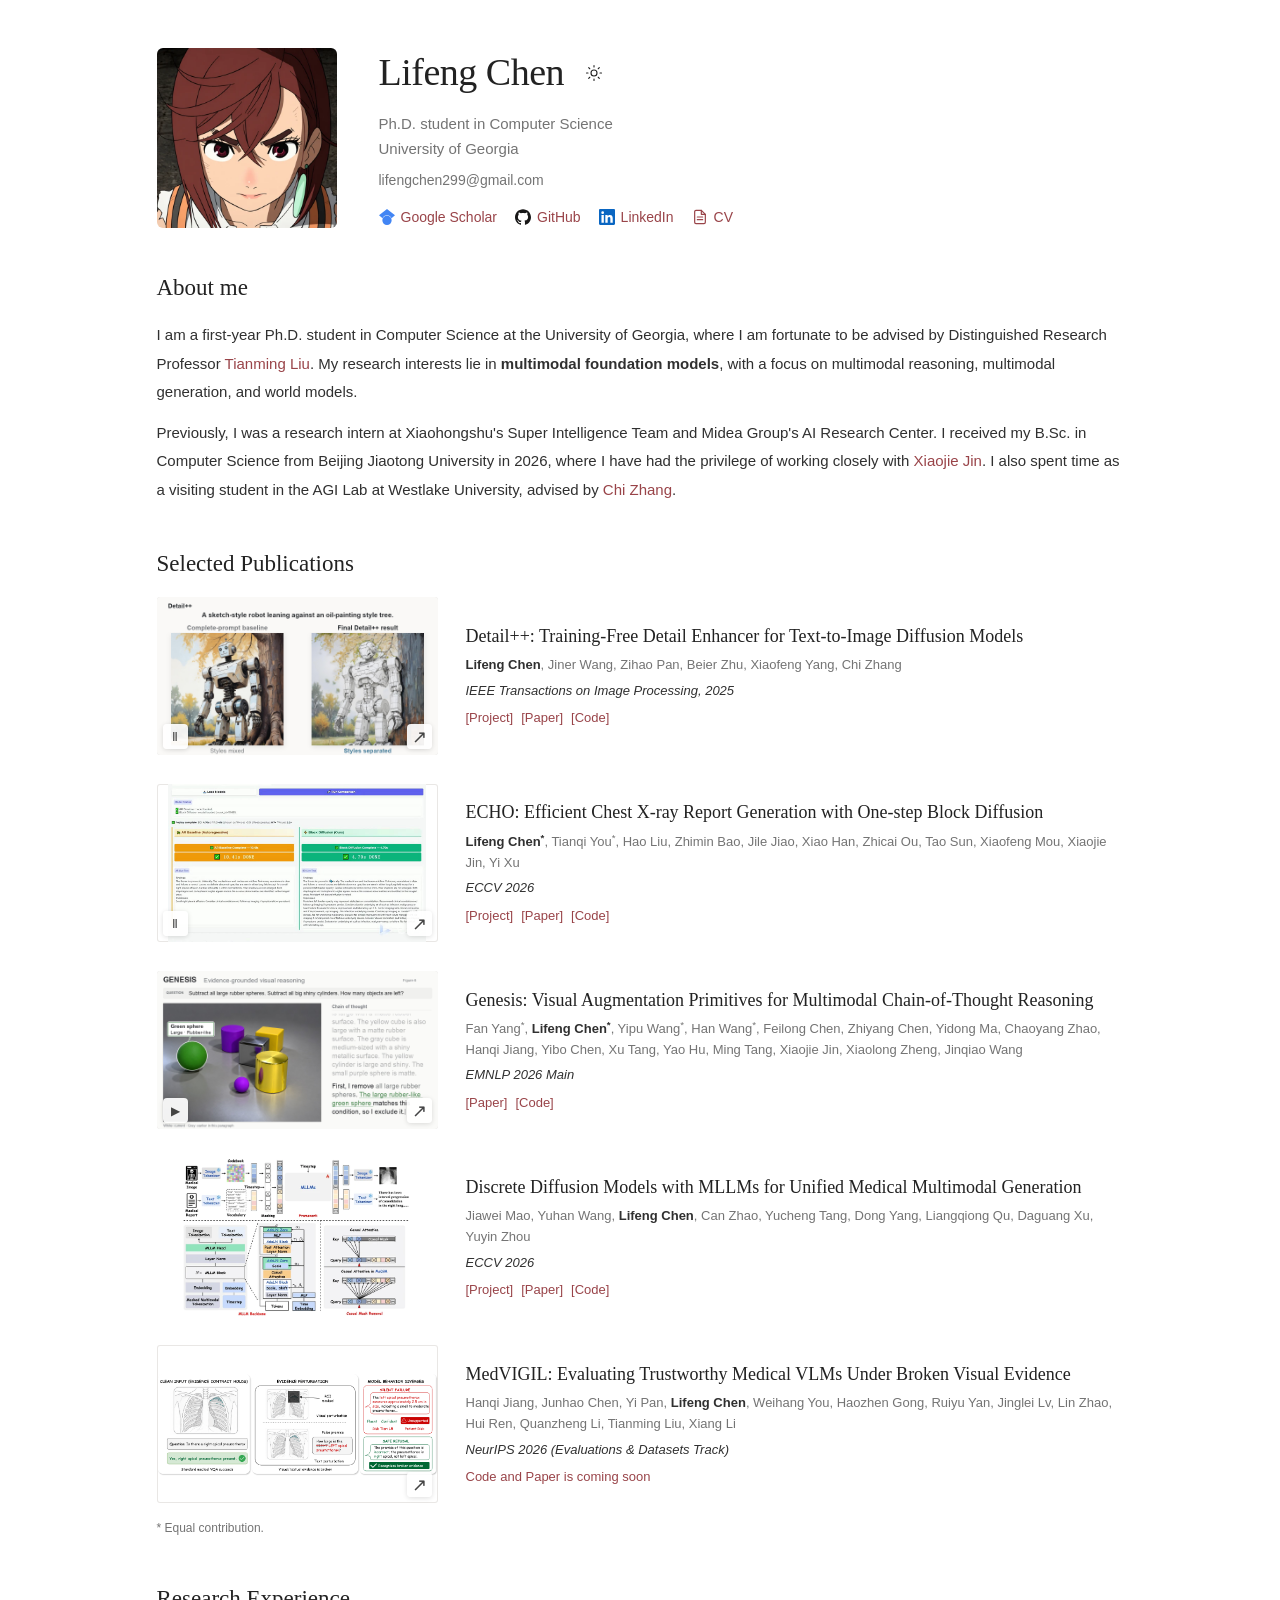
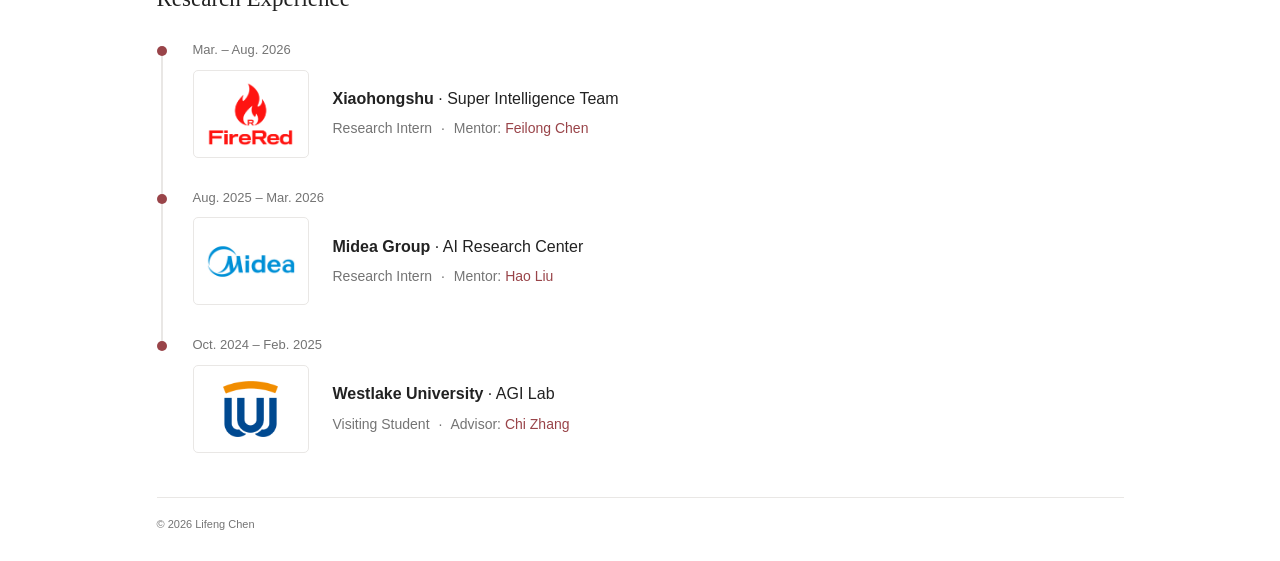
<file: index.html>
<!doctype html>
<html lang="en">
<head>
  <meta charset="utf-8">
  <meta name="viewport" content="width=device-width, initial-scale=1">
  <meta name="color-scheme" content="light dark">
  <meta name="description" content="Lifeng Chen is a Computer Science Ph.D. student at the University of Georgia, researching multimodal foundation models, multimodal reasoning and generation, and world models.">
  <meta property="og:type" content="website">
  <meta property="og:title" content="Lifeng Chen | Academic Homepage">
  <meta property="og:description" content="Computer Science Ph.D. student at the University of Georgia. Multimodal foundation models, reasoning and generation, and world models.">
  <meta property="og:url" content="https://clf28.github.io/">
  <meta property="og:image" content="https://clf28.github.io/assets/profile-anime.webp">
  <title>Lifeng Chen | Academic Homepage</title>
  <link rel="canonical" href="https://clf28.github.io/">
  <link rel="icon" href="assets/favicon-cat.ico" type="image/x-icon" sizes="16x16 32x32 48x48">
  <link rel="icon" href="assets/favicon-cat-32.png" type="image/png" sizes="32x32">
  <link rel="apple-touch-icon" href="assets/favicon-cat-180.png" sizes="180x180">
  <link rel="stylesheet" href="style.css?v=20261006-10">
  <script src="theme.js" defer></script>
  <script src="media.js?v=20261006-1" defer></script>
</head>
<body>
  <a class="skip-link" href="#about">Skip to content</a>
  <main class="page">
    <header class="profile">
      <img class="portrait" src="assets/profile-anime.webp" alt="selected anime profile illustration" width="180" height="180" fetchpriority="high">
      <div class="profile-copy">
        <div class="name-line">
          <h1>Lifeng Chen</h1>
          <button class="theme-toggle" type="button" aria-label="Switch to dark theme" aria-pressed="false" hidden>
            <svg class="sun-icon" viewBox="0 0 24 24" aria-hidden="true"><circle cx="12" cy="12" r="4"/><path d="M12 2v2m0 16v2M2 12h2m16 0h2M4.93 4.93l1.42 1.42m11.3 11.3 1.42 1.42M4.93 19.07l1.42-1.42m11.3-11.3 1.42-1.42"/></svg>
            <svg class="moon-icon" viewBox="0 0 24 24" aria-hidden="true"><path d="M20.4 15.2A8.8 8.8 0 0 1 8.8 3.6 8.8 8.8 0 1 0 20.4 15.2Z"/></svg>
          </button>
        </div>
        <p class="affiliation">Ph.D. student in Computer Science<br>University of Georgia</p>
        <a class="email" href="mailto:lifengchen299@gmail.com">lifengchen299@gmail.com</a>
        <nav class="social-links" aria-label="Contact and profiles">
          <a href="https://scholar.google.com/citations?user=o8NyxPIAAAAJ&amp;hl=en"><img class="social-logo" src="assets/google-scholar.svg" alt="" aria-hidden="true" width="16" height="16"><span class="social-label">Google Scholar</span></a>
          <a href="https://github.com/clf28"><img class="social-logo github-logo" src="assets/github.svg" alt="" aria-hidden="true" width="16" height="16"><span class="social-label">GitHub</span></a>
          <a href="https://www.linkedin.com/in/ccconstant-chen"><img class="social-logo" src="assets/linkedin.svg?v=2" alt="" aria-hidden="true" width="16" height="16"><span class="social-label">LinkedIn</span></a>
          <a href="assets/Lifeng_Chen_CV.pdf?v=20261006-3" target="_blank" rel="noopener"><svg class="social-logo" viewBox="0 0 24 24" fill="none" stroke="currentColor" stroke-width="1.8" stroke-linecap="round" stroke-linejoin="round" aria-hidden="true" width="16" height="16"><path d="M14 2H6a2 2 0 0 0-2 2v16a2 2 0 0 0 2 2h12a2 2 0 0 0 2-2V8Z"/><path d="M14 2v6h6M8 12h8M8 16h8"/></svg><span class="social-label">CV</span></a>
        </nav>
      </div>
    </header>

    <section id="about" aria-labelledby="about-title">
      <h2 id="about-title">About me</h2>
      <p>I am a first-year Ph.D. student in Computer Science at the University of Georgia, where I am fortunate to be advised by Distinguished Research Professor <a href="https://llm.franklinresearch.uga.edu/tianming-liu.html">Tianming Liu</a>. My research interests lie in <strong>multimodal foundation models</strong>, with a focus on multimodal reasoning, multimodal generation, and world models.</p>
      <p>Previously, I was a research intern at Xiaohongshu's Super Intelligence Team and Midea Group's AI Research Center. I received my B.Sc. in Computer Science from Beijing Jiaotong University in 2026, where I have had the privilege of working closely with <a href="https://faculty.bjtu.edu.cn/10327/">Xiaojie Jin</a>. I also spent time as a visiting student in the AGI Lab at Westlake University, advised by <a href="https://icoz69.github.io/">Chi Zhang</a>.</p>
    </section>

    <section id="publications" aria-labelledby="publications-title">
      <h2 id="publications-title">Selected Publications</h2>
      <div class="publications">
        <article class="publication">
          <div class="paper-figure paper-media" data-title="Detail++" data-media-type="video" data-media-src="assets/detail-demo.mp4?v=20261006-7">
            <video class="paper-preview" muted loop playsinline preload="none" poster="assets/detail-poster.jpg?v=20261006-7" width="1280" height="720" aria-hidden="true"><source src="assets/detail-demo.mp4?v=20261006-7" type="video/mp4"></video>
            <button class="media-open" type="button" aria-label="Watch Detail++ animation" aria-haspopup="dialog"><span class="media-expand" aria-hidden="true">↗</span></button>
            <button class="media-toggle" type="button" aria-label="Play Detail++ preview" hidden><span aria-hidden="true">▶</span></button>
          </div>
          <div class="paper-copy">
            <h3><a href="https://detail-plus-plus.github.io/">Detail++: Training-Free Detail Enhancer for Text-to-Image Diffusion Models</a></h3>
            <p class="authors"><strong>Lifeng Chen</strong>, Jiner Wang, Zihao Pan, Beier Zhu, Xiaofeng Yang, Chi Zhang</p>
            <p class="venue">IEEE Transactions on Image Processing, 2025</p>
            <nav class="paper-links" aria-label="Detail++ resources">
              <a href="https://detail-plus-plus.github.io/">[Project]</a>
              <a href="https://arxiv.org/abs/2507.17853">[Paper]</a>
              <a href="https://github.com/clf28/Detail-plus-plus">[Code]</a>
            </nav>
          </div>
        </article>

        <article class="publication">
          <div class="paper-figure paper-media" data-title="ECHO" data-media-type="video" data-media-src="assets/echo-demo.mp4">
            <video class="paper-preview" muted loop playsinline preload="none" poster="assets/echo-poster.jpg" width="1006" height="614" aria-hidden="true"><source src="assets/echo-demo.mp4" type="video/mp4"></video>
            <button class="media-open" type="button" aria-label="Watch ECHO demo" aria-haspopup="dialog"><span class="media-expand" aria-hidden="true">↗</span></button>
            <button class="media-toggle" type="button" aria-label="Play ECHO preview" hidden><span aria-hidden="true">▶</span></button>
          </div>
          <div class="paper-copy">
            <h3><a href="https://echo-midea-airc.github.io/">ECHO: Efficient Chest X-ray Report Generation with One-step Block Diffusion</a></h3>
            <p class="authors"><strong>Lifeng Chen<sup>*</sup></strong>, Tianqi You<sup>*</sup>, Hao Liu, Zhimin Bao, Jile Jiao, Xiao Han, Zhicai Ou, Tao Sun, Xiaofeng Mou, Xiaojie Jin, Yi Xu</p>
            <p class="venue">ECCV 2026</p>
            <nav class="paper-links" aria-label="ECHO resources">
              <a href="https://echo-midea-airc.github.io/">[Project]</a>
              <a href="https://arxiv.org/abs/2604.09450">[Paper]</a>
              <a href="https://github.com/midea-ai/ECHO">[Code]</a>
            </nav>
          </div>
        </article>

        <article class="publication">
          <div class="paper-figure paper-media" data-title="GENESIS · Visual reasoning" data-media-type="video" data-media-src="assets/genesis-demo.mp4?v=20261006-10">
            <video class="paper-preview" muted loop playsinline preload="none" poster="assets/genesis-poster.jpg?v=20261006-10" width="1280" height="720" aria-hidden="true"><source src="assets/genesis-demo.mp4?v=20261006-10" type="video/mp4"></video>
            <button class="media-open" type="button" aria-label="Watch GENESIS visual reasoning animation" aria-haspopup="dialog"><span class="media-expand" aria-hidden="true">↗</span></button>
            <button class="media-toggle" type="button" aria-label="Play GENESIS preview" hidden><span aria-hidden="true">▶</span></button>
          </div>
          <div class="paper-copy">
            <h3><a href="https://arxiv.org/pdf/2610.15565">Genesis: Visual Augmentation Primitives for Multimodal Chain-of-Thought Reasoning</a></h3>
            <p class="authors">Fan Yang<sup>*</sup>, <strong>Lifeng Chen<sup>*</sup></strong>, Yipu Wang<sup>*</sup>, Han Wang<sup>*</sup>, Feilong Chen, Zhiyang Chen, Yidong Ma, Chaoyang Zhao, Hanqi Jiang, Yibo Chen, Xu Tang, Yao Hu, Ming Tang, Xiaojie Jin, Xiaolong Zheng, Jinqiao Wang</p>
            <p class="venue">EMNLP 2026 Main</p>
            <nav class="paper-links" aria-label="Genesis resources">
              <a href="https://arxiv.org/pdf/2610.15565">[Paper]</a>
              <a href="https://github.com/CauchyFanUpdate/gensis#dataset">[Code]</a>
            </nav>
          </div>
        </article>

        <article class="publication">
          <a class="paper-figure" href="https://jwmao1.github.io/MeDiM_web/" aria-label="MeDiM project page">
            <img src="assets/medim.webp" alt="MeDiM framework for unified medical image and report generation" width="720" height="497" loading="lazy">
          </a>
          <div class="paper-copy">
            <h3><a href="https://jwmao1.github.io/MeDiM_web/">Discrete Diffusion Models with MLLMs for Unified Medical Multimodal Generation</a></h3>
            <p class="authors">Jiawei Mao, Yuhan Wang, <strong>Lifeng Chen</strong>, Can Zhao, Yucheng Tang, Dong Yang, Liangqiong Qu, Daguang Xu, Yuyin Zhou</p>
            <p class="venue">ECCV 2026</p>
            <nav class="paper-links" aria-label="MeDiM resources">
              <a href="https://jwmao1.github.io/MeDiM_web/">[Project]</a>
              <a href="https://arxiv.org/abs/2510.06131">[Paper]</a>
              <a href="https://github.com/UCSC-VLAA/MeDiM">[Code]</a>
            </nav>
          </div>
        </article>

        <article class="publication">
          <div class="paper-figure paper-media" data-title="MedVIGIL" data-media-type="image" data-media-src="assets/medvigil-motivation.webp" data-media-alt="MedVIGIL motivation: clean evidence, visual and textual evidence perturbation, and silent failure versus safe refusal">
            <img src="assets/medvigil-motivation.webp" alt="MedVIGIL motivation: broken visual or textual evidence can cause confident unsupported answers, while trustworthy models recognize the problem" width="3924" height="1448" loading="lazy">
            <button class="media-open" type="button" aria-label="Enlarge MedVIGIL motivation figure" aria-haspopup="dialog"><span class="media-expand" aria-hidden="true">↗</span></button>
          </div>
          <div class="paper-copy">
            <h3>MedVIGIL: Evaluating Trustworthy Medical VLMs Under Broken Visual Evidence</h3>
            <p class="authors">Hanqi Jiang, Junhao Chen, Yi Pan, <strong>Lifeng Chen</strong>, Weihang You, Haozhen Gong, Ruiyu Yan, Jinglei Lv, Lin Zhao, Hui Ren, Quanzheng Li, Tianming Liu, Xiang Li</p>
            <p class="venue">NeurIPS 2026 (Evaluations &amp; Datasets Track)</p>
            <p class="paper-links paper-status">Code and Paper is coming soon</p>
          </div>
        </article>
      </div>
      <p class="publication-note">* Equal contribution.</p>
    </section>

    <section id="experience" aria-labelledby="experience-title">
      <h2 id="experience-title">Research Experience</h2>
      <div class="experience-list">
        <article class="experience">
          <p class="date">Mar. – Aug. 2026</p>
          <div class="experience-body">
            <div class="experience-logo logo-firered"><img src="assets/experience-firered.png" alt="FireRed logo" width="1606" height="1172" loading="lazy"></div>
            <div class="experience-position">
              <h3>Xiaohongshu <span class="team">· Super Intelligence Team</span></h3>
              <p class="role">Research Intern <span class="role-divider">·</span> Mentor: <a href="https://phellonchen.github.io/">Feilong Chen</a></p>
            </div>
          </div>
        </article>
        <article class="experience">
          <p class="date">Aug. 2025 – Mar. 2026</p>
          <div class="experience-body">
            <div class="experience-logo logo-midea"><img src="assets/experience-midea.png" alt="" width="480" height="360" loading="lazy"></div>
            <div class="experience-position">
              <h3>Midea Group <span class="team">· AI Research Center</span></h3>
              <p class="role">Research Intern <span class="role-divider">·</span> Mentor: <a href="https://scholar.google.com/citations?hl=en&amp;user=wFOk3PQAAAAJ">Hao Liu</a></p>
            </div>
          </div>
        </article>
        <article class="experience">
          <p class="date">Oct. 2024 – Feb. 2025</p>
          <div class="experience-body">
            <div class="experience-logo logo-westlake"><img src="assets/experience-westlake.png" alt="" width="315" height="316" loading="lazy"></div>
            <div class="experience-position">
              <h3>Westlake University <span class="team">· AGI Lab</span></h3>
              <p class="role">Visiting Student <span class="role-divider">·</span> Advisor: <a href="https://icoz69.github.io/">Chi Zhang</a></p>
            </div>
          </div>
        </article>
      </div>
    </section>

    <footer>
      <span>© 2026 Lifeng Chen</span>
    </footer>
  </main>
  <dialog class="media-dialog" id="media-dialog" aria-labelledby="media-dialog-title">
    <div class="media-dialog-header"><h2 id="media-dialog-title"></h2><button class="media-close" type="button" aria-label="Close media">×</button></div>
    <div class="media-dialog-content"></div>
  </dialog>
</body>
</html>
</file>
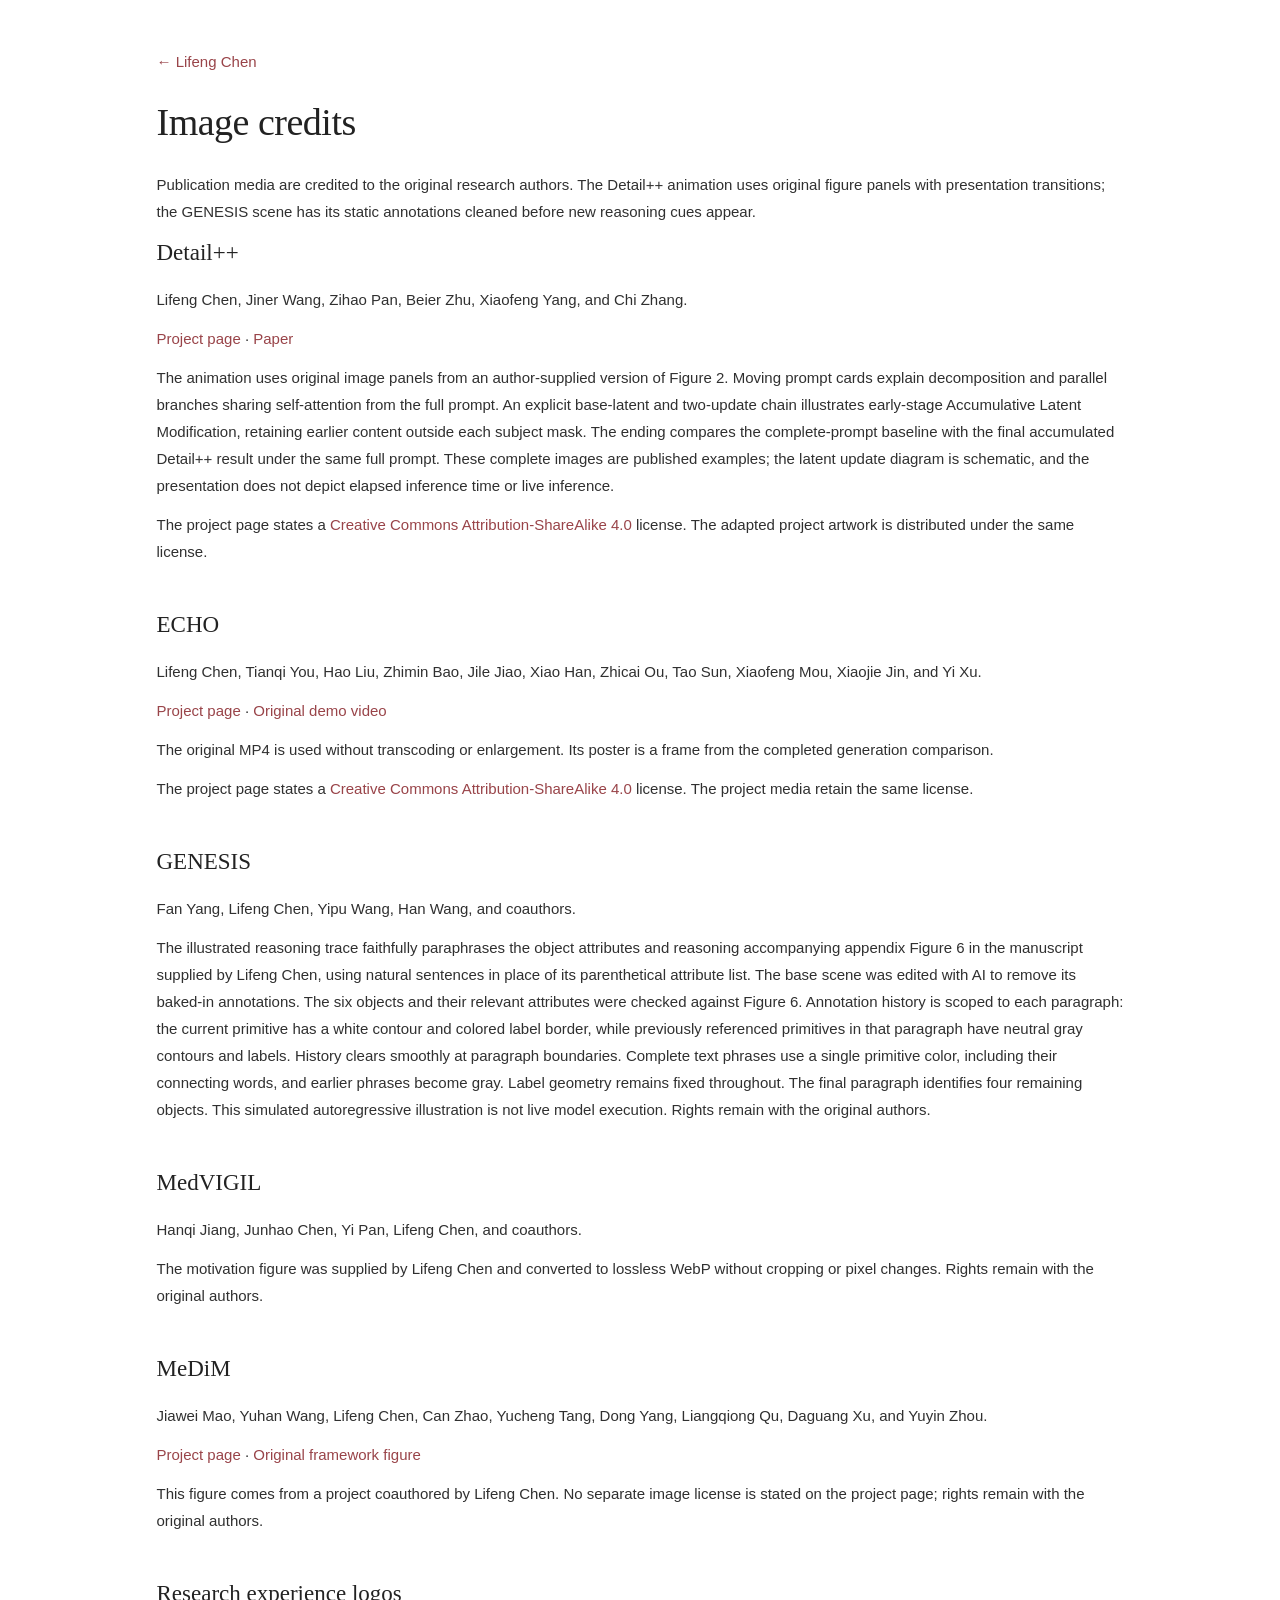
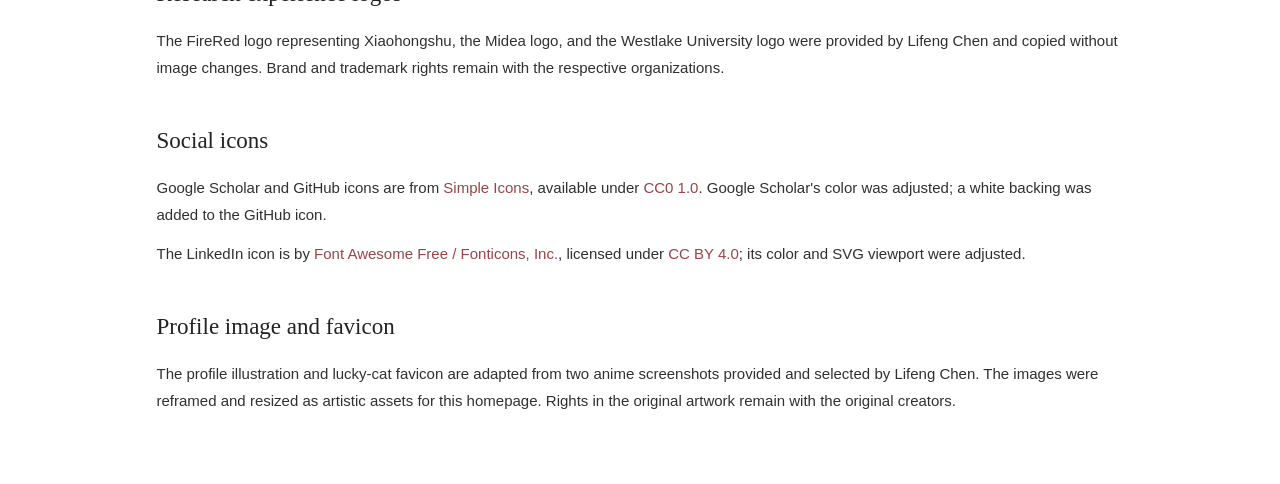
<file: credits.html>
<!doctype html>
<html lang="en">
<head>
  <meta charset="utf-8">
  <meta name="viewport" content="width=device-width, initial-scale=1">
  <meta name="robots" content="noindex">
  <title>Image credits · Lifeng Chen</title>
  <link rel="icon" href="assets/favicon-cat.ico" type="image/x-icon" sizes="16x16 32x32 48x48">
  <link rel="icon" href="assets/favicon-cat-32.png" type="image/png" sizes="32x32">
  <link rel="apple-touch-icon" href="assets/favicon-cat-180.png" sizes="180x180">
  <link rel="stylesheet" href="style.css?v=20261006-10">
</head>
<body>
  <main class="page">
    <p><a href="./">← Lifeng Chen</a></p>
    <h1 style="margin: 24px 0">Image credits</h1>
    <p>Publication media are credited to the original research authors. The Detail++ animation uses original figure panels with presentation transitions; the GENESIS scene has its static annotations cleaned before new reasoning cues appear.</p>
    <section>
      <h2>Detail++</h2>
      <p>Lifeng Chen, Jiner Wang, Zihao Pan, Beier Zhu, Xiaofeng Yang, and Chi Zhang.</p>
      <p><a href="https://detail-plus-plus.github.io/">Project page</a> · <a href="https://arxiv.org/abs/2507.17853">Paper</a></p>
      <p>The animation uses original image panels from an author-supplied version of Figure 2. Moving prompt cards explain decomposition and parallel branches sharing self-attention from the full prompt. An explicit base-latent and two-update chain illustrates early-stage Accumulative Latent Modification, retaining earlier content outside each subject mask. The ending compares the complete-prompt baseline with the final accumulated Detail++ result under the same full prompt. These complete images are published examples; the latent update diagram is schematic, and the presentation does not depict elapsed inference time or live inference.</p>
      <p>The project page states a <a href="https://creativecommons.org/licenses/by-sa/4.0/">Creative Commons Attribution-ShareAlike 4.0</a> license. The adapted project artwork is distributed under the same license.</p>
    </section>
    <section>
      <h2>ECHO</h2>
      <p>Lifeng Chen, Tianqi You, Hao Liu, Zhimin Bao, Jile Jiao, Xiao Han, Zhicai Ou, Tao Sun, Xiaofeng Mou, Xiaojie Jin, and Yi Xu.</p>
      <p><a href="https://echo-midea-airc.github.io/">Project page</a> · <a href="https://echo-midea-airc.github.io/images/demo_cropped.mp4">Original demo video</a></p>
      <p>The original MP4 is used without transcoding or enlargement. Its poster is a frame from the completed generation comparison.</p>
      <p>The project page states a <a href="https://creativecommons.org/licenses/by-sa/4.0/">Creative Commons Attribution-ShareAlike 4.0</a> license. The project media retain the same license.</p>
    </section>
    <section>
      <h2>GENESIS</h2>
      <p>Fan Yang, Lifeng Chen, Yipu Wang, Han Wang, and coauthors.</p>
      <p>The illustrated reasoning trace faithfully paraphrases the object attributes and reasoning accompanying appendix Figure 6 in the manuscript supplied by Lifeng Chen, using natural sentences in place of its parenthetical attribute list. The base scene was edited with AI to remove its baked-in annotations. The six objects and their relevant attributes were checked against Figure 6. Annotation history is scoped to each paragraph: the current primitive has a white contour and colored label border, while previously referenced primitives in that paragraph have neutral gray contours and labels. History clears smoothly at paragraph boundaries. Complete text phrases use a single primitive color, including their connecting words, and earlier phrases become gray. Label geometry remains fixed throughout. The final paragraph identifies four remaining objects. This simulated autoregressive illustration is not live model execution. Rights remain with the original authors.</p>
    </section>
    <section>
      <h2>MedVIGIL</h2>
      <p>Hanqi Jiang, Junhao Chen, Yi Pan, Lifeng Chen, and coauthors.</p>
      <p>The motivation figure was supplied by Lifeng Chen and converted to lossless WebP without cropping or pixel changes. Rights remain with the original authors.</p>
    </section>
    <section>
      <h2>MeDiM</h2>
      <p>Jiawei Mao, Yuhan Wang, Lifeng Chen, Can Zhao, Yucheng Tang, Dong Yang, Liangqiong Qu, Daguang Xu, and Yuyin Zhou.</p>
      <p><a href="https://jwmao1.github.io/MeDiM_web/">Project page</a> · <a href="https://jwmao1.github.io/MeDiM_web/images/images/framework.jpg">Original framework figure</a></p>
      <p>This figure comes from a project coauthored by Lifeng Chen. No separate image license is stated on the project page; rights remain with the original authors.</p>
    </section>
    <section>
      <h2>Research experience logos</h2>
      <p>The FireRed logo representing Xiaohongshu, the Midea logo, and the Westlake University logo were provided by Lifeng Chen and copied without image changes. Brand and trademark rights remain with the respective organizations.</p>
    </section>
    <section>
      <h2>Social icons</h2>
      <p>Google Scholar and GitHub icons are from <a href="https://github.com/simple-icons/simple-icons">Simple Icons</a>, available under <a href="https://creativecommons.org/publicdomain/zero/1.0/">CC0 1.0</a>. Google Scholar's color was adjusted; a white backing was added to the GitHub icon.</p>
      <p>The LinkedIn icon is by <a href="https://fontawesome.com/">Font Awesome Free / Fonticons, Inc.</a>, licensed under <a href="https://creativecommons.org/licenses/by/4.0/">CC BY 4.0</a>; its color and SVG viewport were adjusted.</p>
    </section>
    <section>
      <h2>Profile image and favicon</h2>
      <p>The profile illustration and lucky-cat favicon are adapted from two anime screenshots provided and selected by Lifeng Chen. The images were reframed and resized as artistic assets for this homepage. Rights in the original artwork remain with the original creators.</p>
    </section>
  </main>
</body>
</html>
</file>
<file: style.css>
:root {
  color-scheme: light;
  --background: #fff;
  --text: #303030;
  --heading: #222;
  --muted: #747474;
  --link: #994449;
  --line: #e9e7e5;
  --tile: #f6f4f2;
}
:root[data-theme="dark"] {
  color-scheme: dark;
  --background: #191a1c;
  --text: #dededb;
  --heading: #f4f2ed;
  --muted: #a5a6a4;
  --link: #e49c9f;
  --line: #343537;
  --tile: #252629;
}
* { box-sizing: border-box; }
html { scroll-behavior: smooth; }
body {
  margin: 0;
  background: var(--background);
  color: var(--text);
  font-family: -apple-system, BlinkMacSystemFont, "Segoe UI", Arial, sans-serif;
  font-size: 15px;
  line-height: 1.8;
  -webkit-font-smoothing: antialiased;
}
a { color: var(--link); text-decoration: none; text-underline-offset: .2em; }
a:hover { text-decoration: underline; }
a:focus-visible, button:focus-visible { outline: 2px solid var(--link); outline-offset: 5px; border-radius: 2px; }
[hidden] { display: none !important; }
strong { font-weight: 600; }
p { margin: 0 0 12px; }
h1, h2, h3 { color: var(--heading); font-weight: 400; }
h1, h2, .paper-copy h3 { font-family: Georgia, "Times New Roman", serif; }
h1 { margin: 0; font-size: 38px; line-height: 1.25; letter-spacing: -.5px; }
h2 { margin: 0 0 18px; font-size: 23px; line-height: 1.35; }
h3 { margin: 0; font-size: 15px; line-height: 1.5; }
.page { max-width: 1023px; margin: 0 auto; padding: 48px 28px 26px; }
.profile { display: flex; align-items: center; gap: 42px; margin-bottom: 44px; }
.profile-copy { min-width: 0; flex: 1; }
.portrait { display: block; width: 180px; height: 180px; object-fit: cover; border-radius: 6px; flex: 0 0 auto; }
.name-line { display: flex; flex-wrap: wrap; align-items: center; gap: 14px; margin-bottom: 14px; }
.affiliation { color: var(--muted); line-height: 1.7; margin-bottom: 4px; }
.email { font-size: 14px; color: var(--muted); }
.social-links { display: flex; flex-wrap: wrap; align-items: center; gap: 10px 18px; margin-top: 14px; font-size: 14px; line-height: 20px; }
.social-links a { display: inline-flex; align-items: center; gap: 6px; min-height: 20px; white-space: nowrap; }
.social-label { display: block; line-height: 20px; }
.social-logo { display: block; width: 16px; height: 16px; object-fit: contain; flex: 0 0 16px; }
:root[data-theme="dark"] .social-logo.github-logo { filter: invert(1); }
.theme-toggle { border: 0; padding: 7px; background: transparent; color: var(--heading); cursor: pointer; line-height: 0; flex: 0 0 auto; }
.theme-toggle svg { width: 18px; height: 18px; fill: none; stroke: currentColor; stroke-width: 1.5; stroke-linecap: round; stroke-linejoin: round; }
.moon-icon { display: none; }
:root[data-theme="dark"] .sun-icon { display: none; }
:root[data-theme="dark"] .moon-icon { display: inline; }
section { margin-bottom: 44px; scroll-margin-top: 24px; }
#about p { line-height: 1.9; }
.publications { display: grid; gap: 29px; }
.publication { display: grid; grid-template-columns: 281px minmax(0, 1fr); gap: 28px; align-items: center; }
.paper-figure, .paper-wordmark { position: relative; width: 100%; aspect-ratio: 16 / 9; min-width: 0; border-radius: 3px; }
.paper-figure { display: flex; align-items: center; justify-content: center; background: #fff; }
.paper-figure img, .paper-figure video, .paper-wordmark img, .paper-wordmark video { position: absolute; inset: 0; display: block; width: 100%; height: 100%; object-fit: contain; border-radius: inherit; }
.paper-media { overflow: hidden; box-shadow: inset 0 0 0 1px var(--line); }
.media-open { position: absolute; inset: 0; width: 100%; border: 0; background: transparent; padding: 0; cursor: zoom-in; color: #444; }
.media-expand, .media-toggle { position: absolute; bottom: 6px; display: grid; place-items: center; width: 25px; height: 25px; background: rgb(255 255 255 / 92%); box-shadow: 0 1px 5px rgb(0 0 0 / 13%); border-radius: 4px; font: 18px/1 Arial, sans-serif; color: #444; }
.media-expand { right: 6px; }
.media-toggle { left: 6px; border: 0; cursor: pointer; font-size: 12px; padding: 0; }
.media-open:focus-visible { outline-offset: -3px; }
.media-toggle:focus-visible { outline-offset: 2px; }
.media-dialog { width: min(1080px, calc(100vw - 32px)); max-height: calc(100dvh - 32px); padding: 18px; border: 1px solid var(--line); border-radius: 8px; background: var(--background); color: var(--text); }
.media-dialog::backdrop { background: rgb(0 0 0 / 68%); }
.media-dialog-header { display: flex; align-items: center; justify-content: space-between; gap: 16px; margin-bottom: 12px; }
.media-dialog-header h2 { margin: 0; font-size: 20px; }
.media-close { width: 32px; height: 32px; border: 0; background: var(--tile); color: var(--text); border-radius: 4px; font: 25px/1 Arial, sans-serif; cursor: pointer; }
.media-dialog-content img, .media-dialog-content video { display: block; width: 100%; max-height: calc(100dvh - 118px); object-fit: contain; background: #fff; }
body.media-is-open { overflow: hidden; }
.paper-copy h3 { font-size: 18px; line-height: 1.45; margin-bottom: 5px; }
.paper-copy h3 a { color: var(--heading); }
.authors { font-size: 13px; line-height: 1.65; color: var(--muted); margin-bottom: 3px; }
.authors strong { color: var(--text); }
.venue { font-size: 13px; font-style: italic; margin-bottom: 5px; }
.paper-status { color: var(--link); margin: 0; }
.paper-links { display: flex; flex-wrap: wrap; gap: 8px; font-size: 13px; line-height: 1.7; }
.paper-wordmark { display: flex; flex-direction: column; justify-content: center; align-items: center; background: var(--tile); }
.paper-wordmark span { font-family: Georgia, serif; font-size: 25px; color: var(--heading); }
.paper-wordmark small { margin-top: 4px; color: var(--muted); font-size: 10px; letter-spacing: .4px; }
.publication-note { color: var(--muted); font-size: 12px; line-height: 1.7; margin: 15px 0 0; }
sup { font-size: .75em; line-height: 0; }
.experience-list { margin-top: 26px; padding-left: 36px; }
.experience { position: relative; padding-bottom: 30px; }
.experience:last-child { padding-bottom: 0; }
.experience::before { content: ""; position: absolute; left: -36px; top: 6px; width: 10px; height: 10px; border-radius: 50%; background: var(--link); z-index: 1; }
.experience:not(:last-child)::after { content: ""; position: absolute; left: -32px; top: 11px; bottom: -11px; width: 2px; background: var(--line); }
.experience-body { display: grid; grid-template-columns: 116px minmax(0, 1fr); align-items: center; gap: 24px; margin-top: 9px; }
.experience-logo { display: flex; align-items: center; justify-content: center; width: 116px; height: 88px; overflow: hidden; background: #fff; border: 1px solid var(--line); border-radius: 5px; }
.experience-logo img { display: block; flex: 0 0 auto; max-width: 100%; max-height: 100%; object-fit: contain; }
.logo-firered img { width: 88px; height: 64px; }
.logo-midea img { width: 108px; height: 81px; }
.logo-westlake img { width: 56px; height: 56px; }
.experience-position { min-width: 0; }
.experience h3 { font-size: 16px; font-weight: 600; line-height: 1.6; }
.team { font-weight: 400; }
.experience .date { font-size: 13px; line-height: 1.6; color: var(--muted); margin: 0; white-space: nowrap; }
.experience .role { font-size: 14px; line-height: 1.8; color: var(--muted); margin: 5px 0 0; }
.experience .role a { white-space: nowrap; }
.role-divider { margin: 0 5px; }
footer { display: flex; justify-content: space-between; flex-wrap: wrap; gap: 5px 20px; border-top: 1px solid var(--line); padding-top: 17px; color: var(--muted); font-size: 11px; }
footer a { color: var(--muted); }
.skip-link { position: fixed; top: 8px; left: 8px; padding: 6px 12px; background: var(--background); transform: translateY(-150%); z-index: 1; }
.skip-link:focus { transform: translateY(0); }
@media (max-width: 680px) {
  .page { padding: 30px 22px 22px; }
  .profile { gap: 23px; margin-bottom: 35px; }
  .portrait { width: 124px; height: 124px; }
  h1 { font-size: 30px; }
  .name-line { gap: 8px; margin-bottom: 8px; }
  .affiliation { font-size: 13px; }
  .email { font-size: 12px; overflow-wrap: anywhere; }
  .social-links { gap: 8px; margin-top: 9px; font-size: 12px; }
  .publication { grid-template-columns: minmax(0, 1fr); gap: 13px; }
  .paper-figure, .paper-wordmark { width: min(100%, 360px); }
  .paper-copy h3 { font-size: 17px; }
  .experience-list { padding-left: 30px; }
  .experience::before { left: -30px; }
  .experience:not(:last-child)::after { left: -26px; }
  .experience-body { grid-template-columns: 96px minmax(0, 1fr); gap: 17px; }
  .experience-logo { width: 96px; height: 76px; }
  .logo-firered img { width: 72px; height: 54px; }
  .logo-midea img { width: 96px; height: 72px; }
  .logo-westlake img { width: 48px; height: 48px; }
  .experience .date { font-size: 12px; }
  .experience h3 { font-size: 15px; }
  .experience .role { font-size: 13px; }
  section { margin-bottom: 36px; }
}
@media (max-width: 460px) {
  .profile { align-items: flex-start; gap: 18px; }
  .portrait { width: 92px; height: 92px; }
  h1 { font-size: 27px; }
  .name-line { gap: 2px; }
  .theme-toggle { padding: 5px; }
  .affiliation { line-height: 1.5; }
  .social-links { gap: 7px; }
  .publication { grid-template-columns: 1fr; gap: 13px; }
  .paper-figure, .paper-wordmark { width: 100%; }
  .publications { gap: 28px; }
  h2 { font-size: 22px; }
}
@media (max-width: 360px) {
  .profile { gap: 14px; }
  .portrait { width: 80px; height: 80px; }
  h1 { font-size: 24px; }
  .experience-body { grid-template-columns: 80px minmax(0, 1fr); gap: 13px; }
  .experience-logo { width: 80px; height: 68px; }
  .logo-firered img { width: 60px; height: 48px; }
  .logo-midea img { width: 80px; height: 60px; }
  .logo-westlake img { width: 44px; height: 44px; }
}
@media (prefers-reduced-motion: reduce) { html { scroll-behavior: auto; } }
@media print {
  :root { --background: #fff; --text: #222; --heading: #111; --muted: #555; --link: #333; }
  .page { max-width: none; padding: 0; }
  .theme-toggle, .skip-link, footer { display: none !important; }
  .publication, .experience { break-inside: avoid; }
  section { margin-bottom: 24px; }
}
</file>
